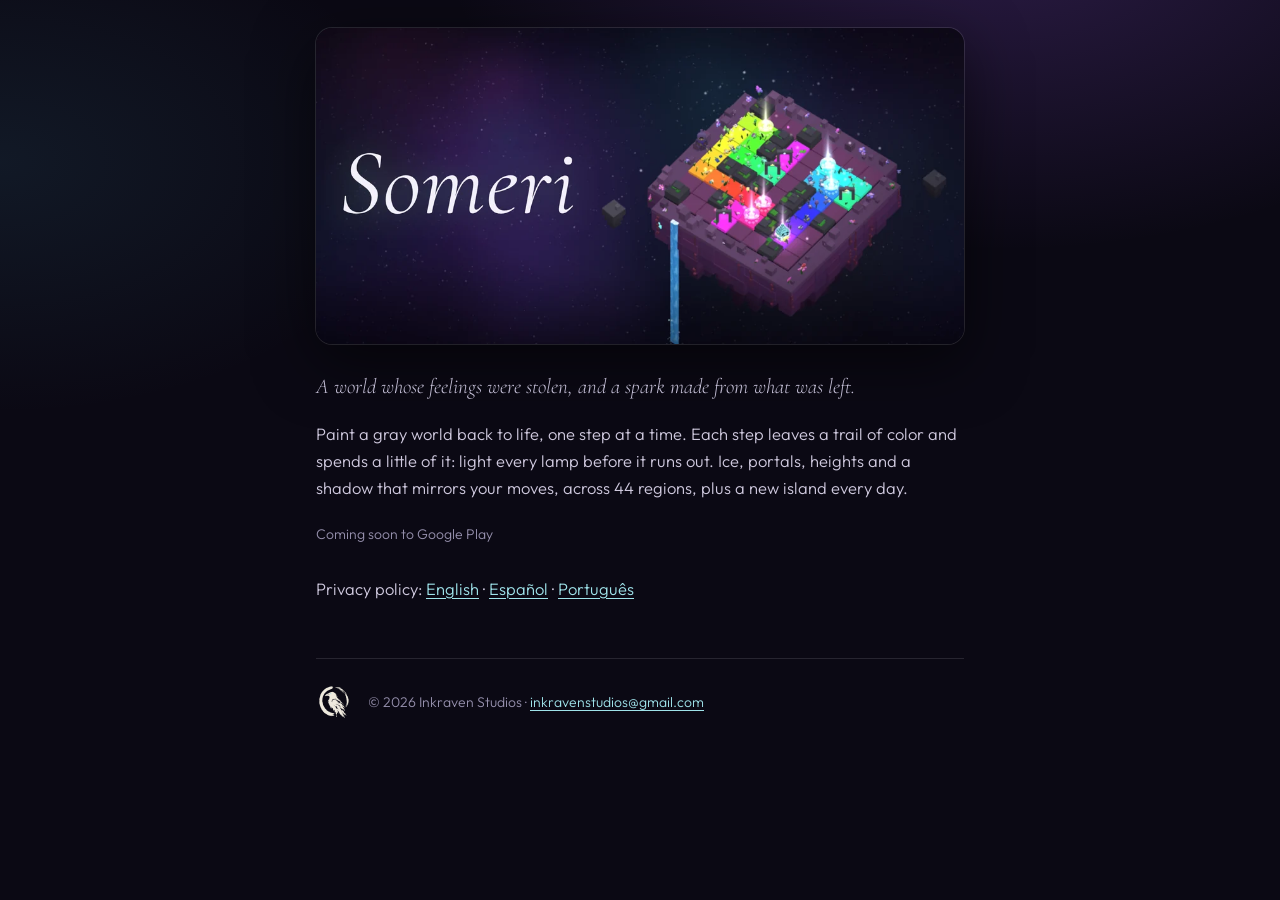
<file: index.html>
<!doctype html>
<html lang="en">
<head>
<meta charset="utf-8">
<meta name="viewport" content="width=device-width, initial-scale=1">
<title>Someri · Inkraven Studios</title>
<meta name="description" content="Paint a gray world back to life, one step at a time. A calm puzzle fable for Android by Inkraven Studios.">
<meta name="theme-color" content="#0b0914">
<meta property="og:title" content="Someri">
<meta property="og:description" content="Paint a gray world back to life, one step at a time. A calm puzzle fable.">
<meta property="og:image" content="someri.webp">
<link rel="icon" href="icono.png">
<link rel="apple-touch-icon" href="icono.png">
<link rel="preconnect" href="https://fonts.googleapis.com">
<link rel="preconnect" href="https://fonts.gstatic.com" crossorigin>
<link href="https://fonts.googleapis.com/css2?family=Cormorant+Garamond:ital,wght@0,500;1,400;1,500&family=Outfit:wght@300;400;500&display=swap" rel="stylesheet">
<link rel="stylesheet" href="estilo.css">
</head>
<body>
<div class="marco portada">

<img class="grafico" src="someri.webp" width="1024" height="500" alt="A floating voxel island painted with a rainbow trail, next to the word Someri">

<h1 class="oculto-visual">Someri</h1>
<p class="lema">A world whose feelings were stolen, and a spark made from what was left.</p>
<p>Paint a gray world back to life, one step at a time. Each step leaves a trail of color and spends a little of it: light every lamp before it runs out. Ice, portals, heights and a shadow that mirrors your moves, across 44 regions, plus a new island every day.</p>

<div class="acciones">
  <!-- Cuando el juego esté publicado, cambiá este texto por:
       <a class="boton" href="https://play.google.com/store/apps/details?id=com.inkravenstudios.someri">Get it on Google Play</a> -->
  <span class="pronto">Coming soon to Google Play</span>
</div>

<p style="margin-top:28px">Privacy policy: <a href="privacy.html#en">English</a> · <a href="privacy.html#es">Español</a> · <a href="privacy.html#pt">Português</a></p>

<footer class="pie">
  <img src="inkraven.webp" alt="Inkraven Studios">
  <span>© 2026 Inkraven Studios · <a href="mailto:inkravenstudios@gmail.com">inkravenstudios@gmail.com</a></span>
</footer>

</div>
</body>
</html>
</file>
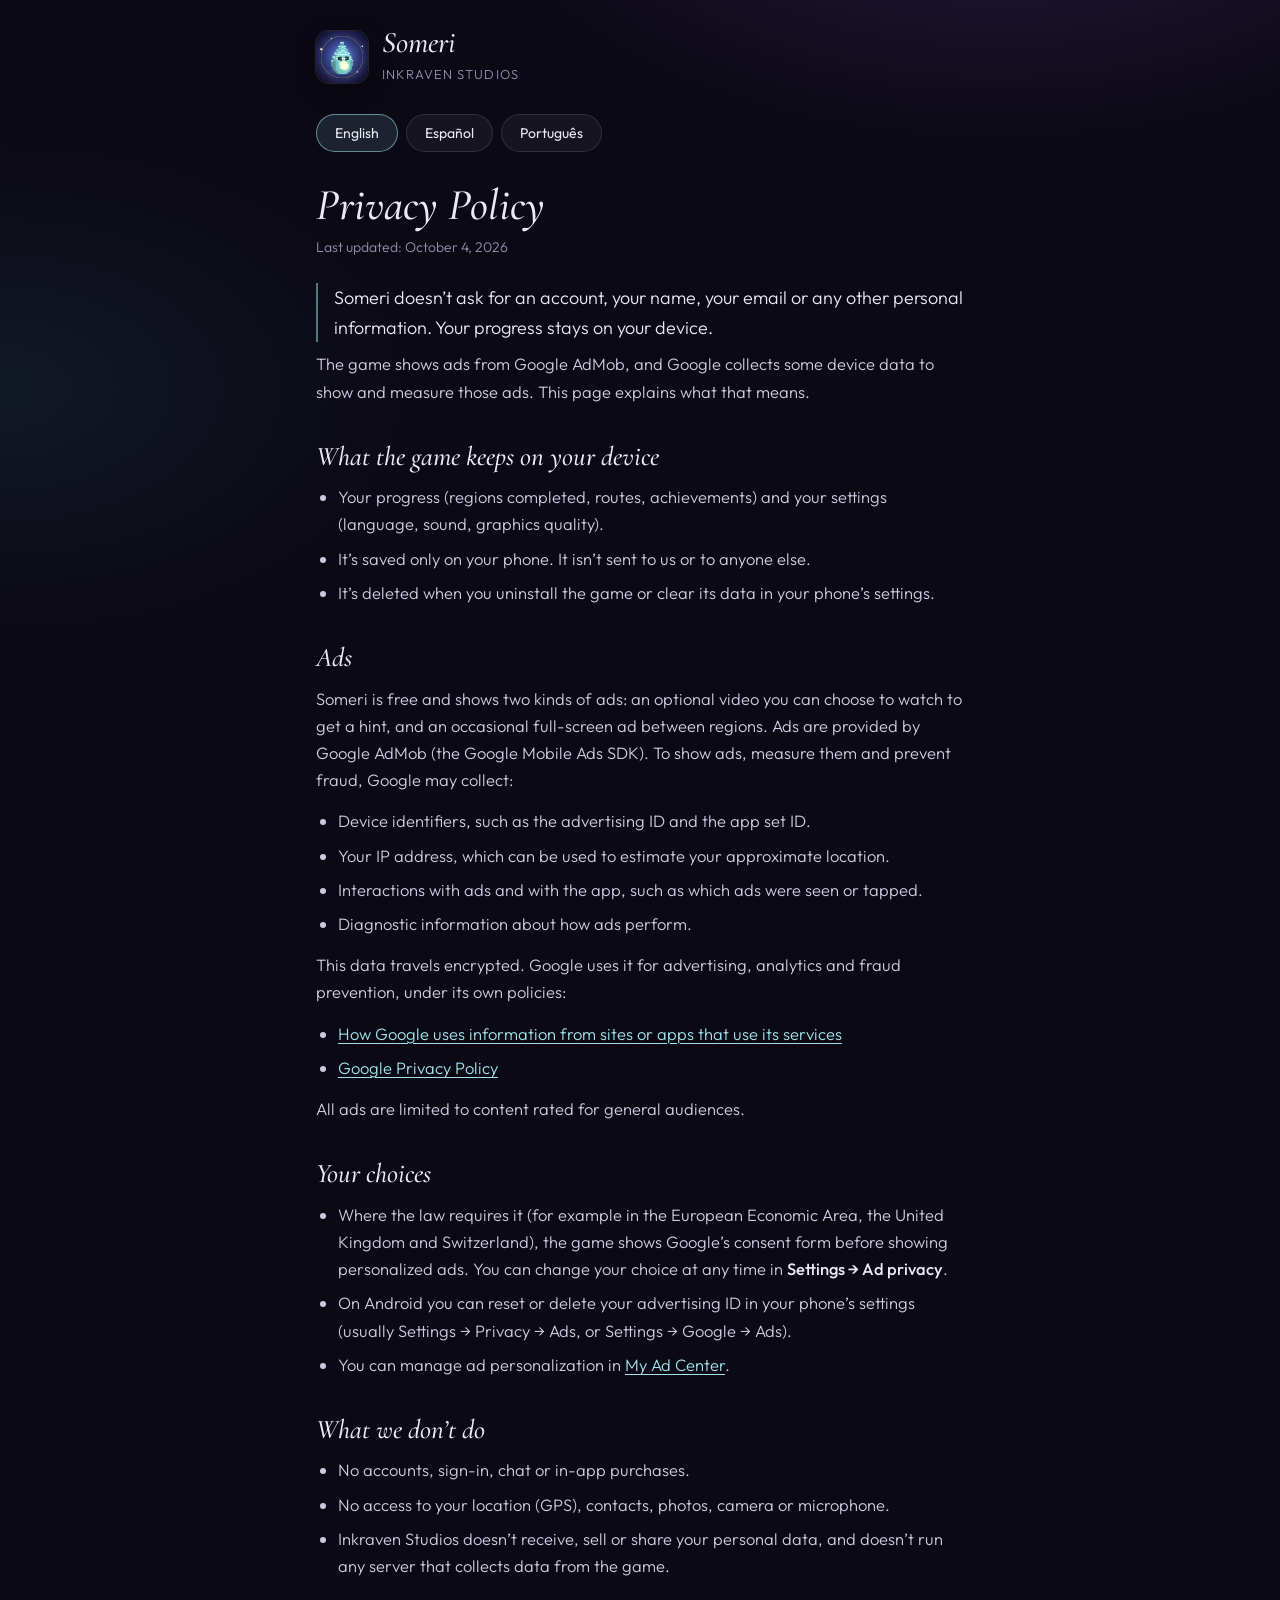
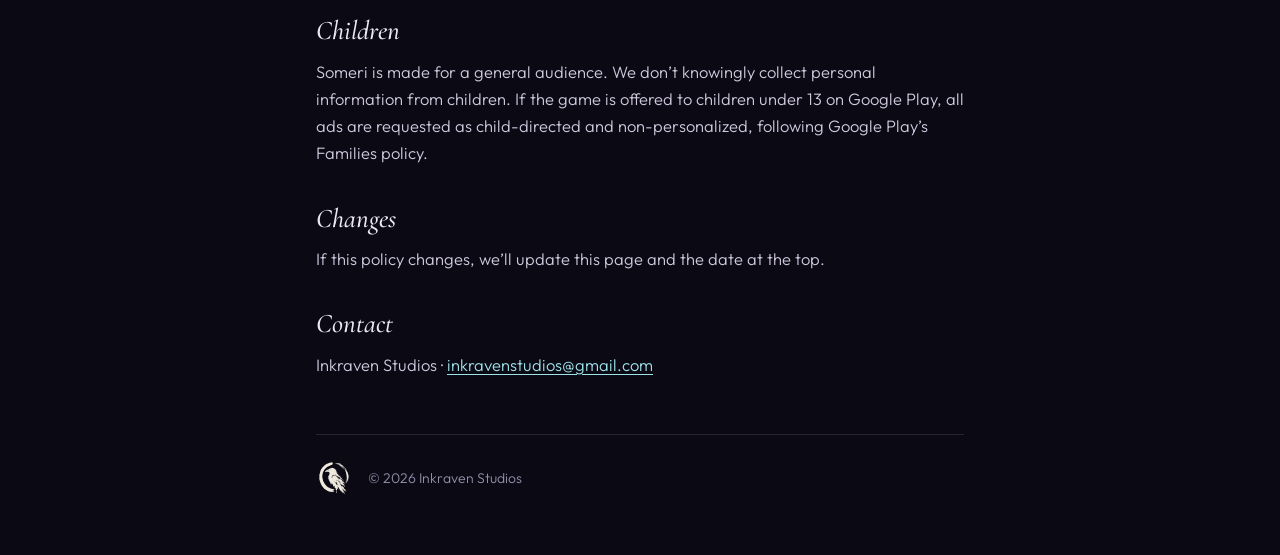
<file: privacy.html>
<!doctype html>
<html lang="en">
<head>
<meta charset="utf-8">
<meta name="viewport" content="width=device-width, initial-scale=1">
<title>Privacy Policy · Someri</title>
<meta name="description" content="Privacy policy of Someri, a puzzle game by Inkraven Studios.">
<meta name="theme-color" content="#0b0914">
<link rel="icon" href="icono.png">
<link rel="preconnect" href="https://fonts.googleapis.com">
<link rel="preconnect" href="https://fonts.gstatic.com" crossorigin>
<link href="https://fonts.googleapis.com/css2?family=Cormorant+Garamond:ital,wght@0,500;1,400;1,500&family=Outfit:wght@300;400;500&display=swap" rel="stylesheet">
<link rel="stylesheet" href="estilo.css">
<script>document.documentElement.className = 'js';</script>
</head>
<body>
<div class="marco">

<header class="cabeza">
  <a href="./"><img src="icono.png" alt=""><span><span class="nombre">Someri</span><br><span class="estudio">INKRAVEN STUDIOS</span></span></a>
</header>

<nav class="idiomas" aria-label="Language">
  <button type="button" data-l="en" aria-pressed="true">English</button>
  <button type="button" data-l="es" aria-pressed="false">Español</button>
  <button type="button" data-l="pt" aria-pressed="false">Português</button>
</nav>

<!-- ───────────── English ───────────── -->
<section class="idioma activo" data-l="en" lang="en">
<h1>Privacy Policy</h1>
<p class="fecha">Last updated: October 4, 2026</p>
<p class="resumen">Someri doesn’t ask for an account, your name, your email or any other personal information. Your progress stays on your device.</p>
<p>The game shows ads from Google AdMob, and Google collects some device data to show and measure those ads. This page explains what that means.</p>

<h2>What the game keeps on your device</h2>
<ul>
  <li>Your progress (regions completed, routes, achievements) and your settings (language, sound, graphics quality).</li>
  <li>It’s saved only on your phone. It isn’t sent to us or to anyone else.</li>
  <li>It’s deleted when you uninstall the game or clear its data in your phone’s settings.</li>
</ul>

<h2>Ads</h2>
<p>Someri is free and shows two kinds of ads: an optional video you can choose to watch to get a hint, and an occasional full-screen ad between regions. Ads are provided by Google AdMob (the Google Mobile Ads SDK). To show ads, measure them and prevent fraud, Google may collect:</p>
<ul>
  <li>Device identifiers, such as the advertising ID and the app set ID.</li>
  <li>Your IP address, which can be used to estimate your approximate location.</li>
  <li>Interactions with ads and with the app, such as which ads were seen or tapped.</li>
  <li>Diagnostic information about how ads perform.</li>
</ul>
<p>This data travels encrypted. Google uses it for advertising, analytics and fraud prevention, under its own policies:</p>
<ul>
  <li><a href="https://policies.google.com/technologies/partner-sites?hl=en">How Google uses information from sites or apps that use its services</a></li>
  <li><a href="https://policies.google.com/privacy?hl=en">Google Privacy Policy</a></li>
</ul>
<p>All ads are limited to content rated for general audiences.</p>

<h2>Your choices</h2>
<ul>
  <li>Where the law requires it (for example in the European Economic Area, the United Kingdom and Switzerland), the game shows Google’s consent form before showing personalized ads. You can change your choice at any time in <strong>Settings → Ad privacy</strong>.</li>
  <li>On Android you can reset or delete your advertising ID in your phone’s settings (usually Settings → Privacy → Ads, or Settings → Google → Ads).</li>
  <li>You can manage ad personalization in <a href="https://myadcenter.google.com/">My Ad Center</a>.</li>
</ul>

<h2>What we don’t do</h2>
<ul>
  <li>No accounts, sign-in, chat or in-app purchases.</li>
  <li>No access to your location (GPS), contacts, photos, camera or microphone.</li>
  <li>Inkraven Studios doesn’t receive, sell or share your personal data, and doesn’t run any server that collects data from the game.</li>
</ul>

<h2>Children</h2>
<p>Someri is made for a general audience. We don’t knowingly collect personal information from children. If the game is offered to children under 13 on Google Play, all ads are requested as child-directed and non-personalized, following Google Play’s Families policy.</p>

<h2>Changes</h2>
<p>If this policy changes, we’ll update this page and the date at the top.</p>

<h2>Contact</h2>
<p>Inkraven Studios · <a href="mailto:inkravenstudios@gmail.com">inkravenstudios@gmail.com</a></p>
</section>

<!-- ───────────── Español ───────────── -->
<section class="idioma" data-l="es" lang="es">
<h1>Política de privacidad</h1>
<p class="fecha">Última actualización: 4 de octubre de 2026</p>
<p class="resumen">Someri no pide cuenta, nombre, correo ni ningún otro dato personal. Tu progreso queda en tu dispositivo.</p>
<p>El juego muestra anuncios de Google AdMob, y Google recopila algunos datos del dispositivo para mostrarlos y medirlos. Esta página explica qué significa eso.</p>

<h2>Lo que el juego guarda en tu dispositivo</h2>
<ul>
  <li>Tu progreso (regiones completadas, recorridos, logros) y tus ajustes (idioma, sonido, calidad gráfica).</li>
  <li>Se guarda solo en tu teléfono. No se nos envía a nosotros ni a nadie más.</li>
  <li>Se borra al desinstalar el juego o al borrar sus datos desde los ajustes del teléfono.</li>
</ul>

<h2>Anuncios</h2>
<p>Someri es gratis y muestra dos tipos de anuncios: un video opcional que se puede elegir ver para obtener una pista y, de vez en cuando, un anuncio a pantalla completa entre regiones. Los anuncios los provee Google AdMob (el SDK de anuncios para móviles de Google). Para mostrarlos, medirlos y prevenir fraudes, Google puede recopilar:</p>
<ul>
  <li>Identificadores del dispositivo, como el ID de publicidad y el ID del conjunto de apps.</li>
  <li>Tu dirección IP, que puede usarse para estimar tu ubicación aproximada.</li>
  <li>Interacciones con los anuncios y con la app, como qué anuncios se vieron o se tocaron.</li>
  <li>Información de diagnóstico sobre el funcionamiento de los anuncios.</li>
</ul>
<p>Estos datos viajan cifrados. Google los usa para publicidad, analítica y prevención de fraude, según sus propias políticas:</p>
<ul>
  <li><a href="https://policies.google.com/technologies/partner-sites?hl=es">Cómo usa Google la información de los sitios web o las aplicaciones que utilizan sus servicios</a></li>
  <li><a href="https://policies.google.com/privacy?hl=es">Política de privacidad de Google</a></li>
</ul>
<p>Todos los anuncios se limitan a contenido apto para todo público.</p>

<h2>Tus opciones</h2>
<ul>
  <li>Donde la ley lo exige (por ejemplo, en el Espacio Económico Europeo, el Reino Unido y Suiza), el juego muestra el formulario de consentimiento de Google antes de mostrar anuncios personalizados. La elección se puede cambiar en cualquier momento en <strong>Ajustes → Privacidad de los anuncios</strong>.</li>
  <li>En Android se puede restablecer o borrar el ID de publicidad desde los ajustes del teléfono (por lo general en Ajustes → Privacidad → Anuncios, o Ajustes → Google → Anuncios).</li>
  <li>La personalización de anuncios se administra en <a href="https://myadcenter.google.com/">Mi Centro de anuncios</a>.</li>
</ul>

<h2>Lo que no hacemos</h2>
<ul>
  <li>No hay cuentas, inicio de sesión, chat ni compras dentro de la app.</li>
  <li>No accedemos a tu ubicación (GPS), contactos, fotos, cámara ni micrófono.</li>
  <li>Inkraven Studios no recibe, vende ni comparte tus datos personales, y no tiene ningún servidor que recopile datos del juego.</li>
</ul>

<h2>Niños</h2>
<p>Someri está hecho para todo público. No recopilamos a sabiendas datos personales de niños. Si el juego se ofrece a menores de 13 años en Google Play, todos los anuncios se solicitan como dirigidos a niños y no personalizados, según la Política para Familias de Google Play.</p>

<h2>Cambios</h2>
<p>Si esta política cambia, actualizaremos esta página y la fecha de arriba.</p>

<h2>Contacto</h2>
<p>Inkraven Studios · <a href="mailto:inkravenstudios@gmail.com">inkravenstudios@gmail.com</a></p>
</section>

<!-- ───────────── Português ───────────── -->
<section class="idioma" data-l="pt" lang="pt-BR">
<h1>Política de privacidade</h1>
<p class="fecha">Última atualização: 4 de outubro de 2026</p>
<p class="resumen">O Someri não pede conta, nome, e-mail nem qualquer outro dado pessoal. Seu progresso fica no seu dispositivo.</p>
<p>O jogo exibe anúncios do Google AdMob, e o Google coleta alguns dados do dispositivo para exibir e medir esses anúncios. Esta página explica o que isso significa.</p>

<h2>O que o jogo guarda no seu dispositivo</h2>
<ul>
  <li>Seu progresso (regiões concluídas, percursos, conquistas) e suas configurações (idioma, som, qualidade gráfica).</li>
  <li>Fica salvo apenas no seu celular. Não é enviado para nós nem para mais ninguém.</li>
  <li>É apagado quando você desinstala o jogo ou limpa os dados dele nas configurações do celular.</li>
</ul>

<h2>Anúncios</h2>
<p>O Someri é gratuito e exibe dois tipos de anúncio: um vídeo opcional, que você pode escolher assistir para ganhar uma dica, e, de vez em quando, um anúncio em tela cheia entre as regiões. Os anúncios são fornecidos pelo Google AdMob (o SDK de anúncios para dispositivos móveis do Google). Para exibir e medir os anúncios e evitar fraudes, o Google pode coletar:</p>
<ul>
  <li>Identificadores do dispositivo, como o ID de publicidade e o ID do conjunto de apps.</li>
  <li>Seu endereço IP, que pode ser usado para estimar sua localização aproximada.</li>
  <li>Interações com os anúncios e com o app, como quais anúncios foram vistos ou tocados.</li>
  <li>Informações de diagnóstico sobre o funcionamento dos anúncios.</li>
</ul>
<p>Esses dados trafegam criptografados. O Google os usa para publicidade, análise e prevenção de fraudes, de acordo com as próprias políticas:</p>
<ul>
  <li><a href="https://policies.google.com/technologies/partner-sites?hl=pt-BR">Como o Google usa as informações de sites ou apps que usam os serviços dele</a></li>
  <li><a href="https://policies.google.com/privacy?hl=pt-BR">Política de Privacidade do Google</a></li>
</ul>
<p>Todos os anúncios se limitam a conteúdo adequado para todos os públicos.</p>

<h2>Suas escolhas</h2>
<ul>
  <li>Onde a lei exige (por exemplo, no Espaço Econômico Europeu, no Reino Unido e na Suíça), o jogo mostra o formulário de consentimento do Google antes de exibir anúncios personalizados. Você pode mudar sua escolha quando quiser em <strong>Configurações → Privacidade dos anúncios</strong>.</li>
  <li>No Android, você pode redefinir ou excluir seu ID de publicidade nas configurações do celular (geralmente em Configurações → Privacidade → Anúncios, ou Configurações → Google → Anúncios).</li>
  <li>Você pode gerenciar a personalização de anúncios na <a href="https://myadcenter.google.com/">Minha Central de anúncios</a>.</li>
</ul>

<h2>O que não fazemos</h2>
<ul>
  <li>Não há contas, login, chat nem compras no app.</li>
  <li>Não acessamos sua localização (GPS), contatos, fotos, câmera nem microfone.</li>
  <li>A Inkraven Studios não recebe, vende nem compartilha seus dados pessoais, e não tem nenhum servidor que colete dados do jogo.</li>
</ul>

<h2>Crianças</h2>
<p>O Someri é feito para todos os públicos. Não coletamos intencionalmente dados pessoais de crianças. Se o jogo for oferecido a menores de 13 anos no Google Play, todos os anúncios são solicitados como direcionados a crianças e não personalizados, de acordo com a Política para Famílias do Google Play.</p>

<h2>Alterações</h2>
<p>Se esta política mudar, atualizaremos esta página e a data no topo.</p>

<h2>Contato</h2>
<p>Inkraven Studios · <a href="mailto:inkravenstudios@gmail.com">inkravenstudios@gmail.com</a></p>
</section>

<footer class="pie">
  <img src="inkraven.webp" alt="Inkraven Studios">
  <span>© 2026 Inkraven Studios</span>
</footer>

</div>
<script>
(() => {
  const IDIOMAS = ['en', 'es', 'pt'];
  const TITULOS = { en:'Privacy Policy · Someri', es:'Política de privacidad · Someri', pt:'Política de privacidade · Someri' };
  function elegir(l, marcar){
    if (!IDIOMAS.includes(l)) l = 'en';
    document.querySelectorAll('.idioma').forEach(s => s.classList.toggle('activo', s.dataset.l === l));
    document.querySelectorAll('.idiomas button').forEach(b => b.setAttribute('aria-pressed', String(b.dataset.l === l)));
    document.documentElement.lang = l === 'pt' ? 'pt-BR' : l;
    document.title = TITULOS[l];
    if (marcar) history.replaceState(null, '', '#' + l);
  }
  document.querySelectorAll('.idiomas button').forEach(b => b.addEventListener('click', () => { elegir(b.dataset.l, true); scrollTo(0, 0); }));
  // el idioma viene de la dirección (el juego abre la página con #en, #es o #pt) o, si no, del teléfono
  const pedido = location.hash.slice(1).toLowerCase(), tel = (navigator.language || 'en').slice(0, 2).toLowerCase();
  elegir(IDIOMAS.includes(pedido) ? pedido : IDIOMAS.includes(tel) ? tel : 'en');
  addEventListener('hashchange', () => elegir(location.hash.slice(1).toLowerCase()));
})();
</script>
</body>
</html>
</file>
<file: estilo.css>
:root{
  --fondo:#0b0914; --texto:#ece8f4; --cuerpo:#cfc9de; --tenue:#9690ad; --linea:rgba(236,232,244,.12);
  --acento:#9fe3ea; --serif:'Cormorant Garamond', Georgia, serif; --sans:'Outfit', system-ui, sans-serif;
}
*{box-sizing:border-box;margin:0;padding:0}
html{-webkit-text-size-adjust:100%}
body{
  background:var(--fondo);
  background-image:radial-gradient(900px 520px at 78% -8%, rgba(126,74,196,.28), transparent 62%),
                   radial-gradient(700px 420px at 0% 18%, rgba(64,140,170,.12), transparent 60%);
  background-repeat:no-repeat;
  color:var(--cuerpo); font-family:var(--sans); font-weight:300; font-size:16.5px; line-height:1.65;
  min-height:100vh;
}
.marco{max-width:680px;margin:0 auto;padding:28px 16px 56px}
a{color:var(--acento);text-underline-offset:3px;text-decoration-thickness:1px}
a:hover{color:#c9f4f7}
strong{color:var(--texto);font-weight:500}

.cabeza{display:flex;align-items:center;gap:14px;margin-bottom:28px}
.cabeza img{width:52px;height:52px;border-radius:13px;box-shadow:0 0 0 1px var(--linea), 0 6px 24px rgba(0,0,0,.45)}
.cabeza .nombre{font-family:var(--serif);font-style:italic;font-weight:500;font-size:30px;line-height:1;color:var(--texto)}
.cabeza .estudio{font-size:13px;letter-spacing:.08em;color:var(--tenue)}
.cabeza a{text-decoration:none;display:flex;align-items:center;gap:14px}

.idiomas{display:flex;gap:8px;flex-wrap:wrap;margin-bottom:30px}
.idiomas button, .boton{
  font-family:var(--sans);font-weight:400;font-size:14px;color:var(--texto);background:rgba(236,232,244,.05);
  border:1px solid var(--linea);border-radius:999px;padding:9px 18px;cursor:pointer;text-decoration:none;display:inline-block;
}
.idiomas button[aria-pressed="true"]{background:rgba(159,227,234,.12);border-color:rgba(159,227,234,.55)}
.idiomas button:focus-visible, .boton:focus-visible{outline:2px solid var(--acento);outline-offset:2px}

h1{font-family:var(--serif);font-style:italic;font-weight:500;font-size:clamp(34px,8vw,44px);line-height:1.08;color:var(--texto);margin-bottom:6px}
h2{font-family:var(--serif);font-style:italic;font-weight:500;font-size:27px;line-height:1.2;color:var(--texto);margin:36px 0 10px}
p{margin:0 0 14px}
ul{margin:0 0 14px;padding-left:22px}
li{margin:0 0 7px}
.fecha{font-size:14px;color:var(--tenue);margin-bottom:24px}
.resumen{font-size:18px;color:var(--texto);border-left:2px solid rgba(159,227,234,.5);padding-left:16px;margin:0 0 8px}

/* con JavaScript se ve un idioma por vez; sin JavaScript, los tres uno abajo del otro */
.js .idioma{display:none}
.js .idioma.activo{display:block}
.idioma + .idioma{margin-top:56px;padding-top:40px;border-top:1px solid var(--linea)}
.js .idioma + .idioma{margin-top:0;padding-top:0;border-top:0}

.pie{margin-top:56px;padding-top:24px;border-top:1px solid var(--linea);display:flex;align-items:center;gap:12px;font-size:14px;color:var(--tenue)}
.pie img{width:40px;height:40px}

/* portada */
.portada img.grafico{width:100%;height:auto;border-radius:16px;display:block;box-shadow:0 0 0 1px var(--linea), 0 18px 60px rgba(0,0,0,.55);margin-bottom:28px}
.portada h1{font-size:clamp(52px,14vw,76px);font-weight:400;margin-bottom:10px}
.portada .lema{font-family:var(--serif);font-style:italic;font-size:21px;line-height:1.4;color:#c4bfd6;margin-bottom:18px}
.portada .acciones{display:flex;gap:10px;flex-wrap:wrap;margin:22px 0 8px}
.portada .pronto{font-size:14px;color:var(--tenue)}
.oculto-visual{position:absolute;width:1px;height:1px;overflow:hidden;clip:rect(0 0 0 0);clip-path:inset(50%);white-space:nowrap}
</file>
